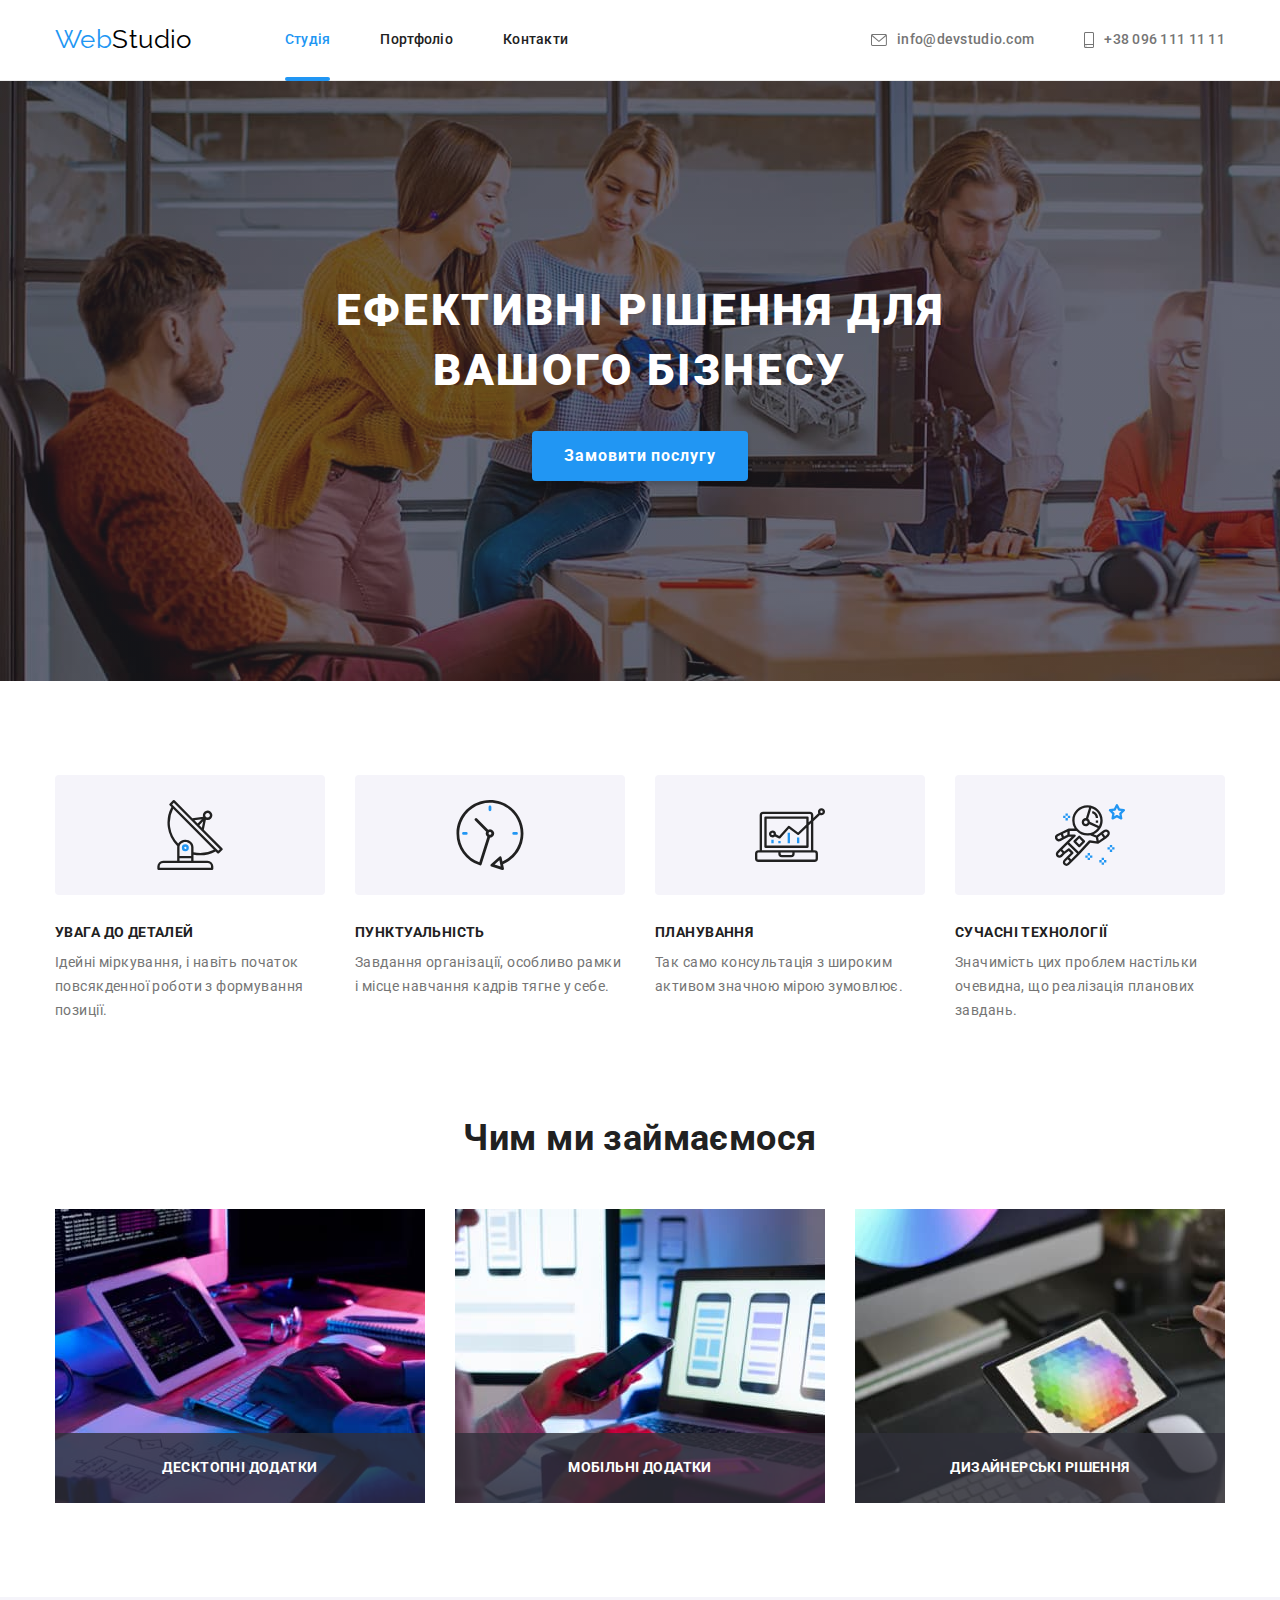
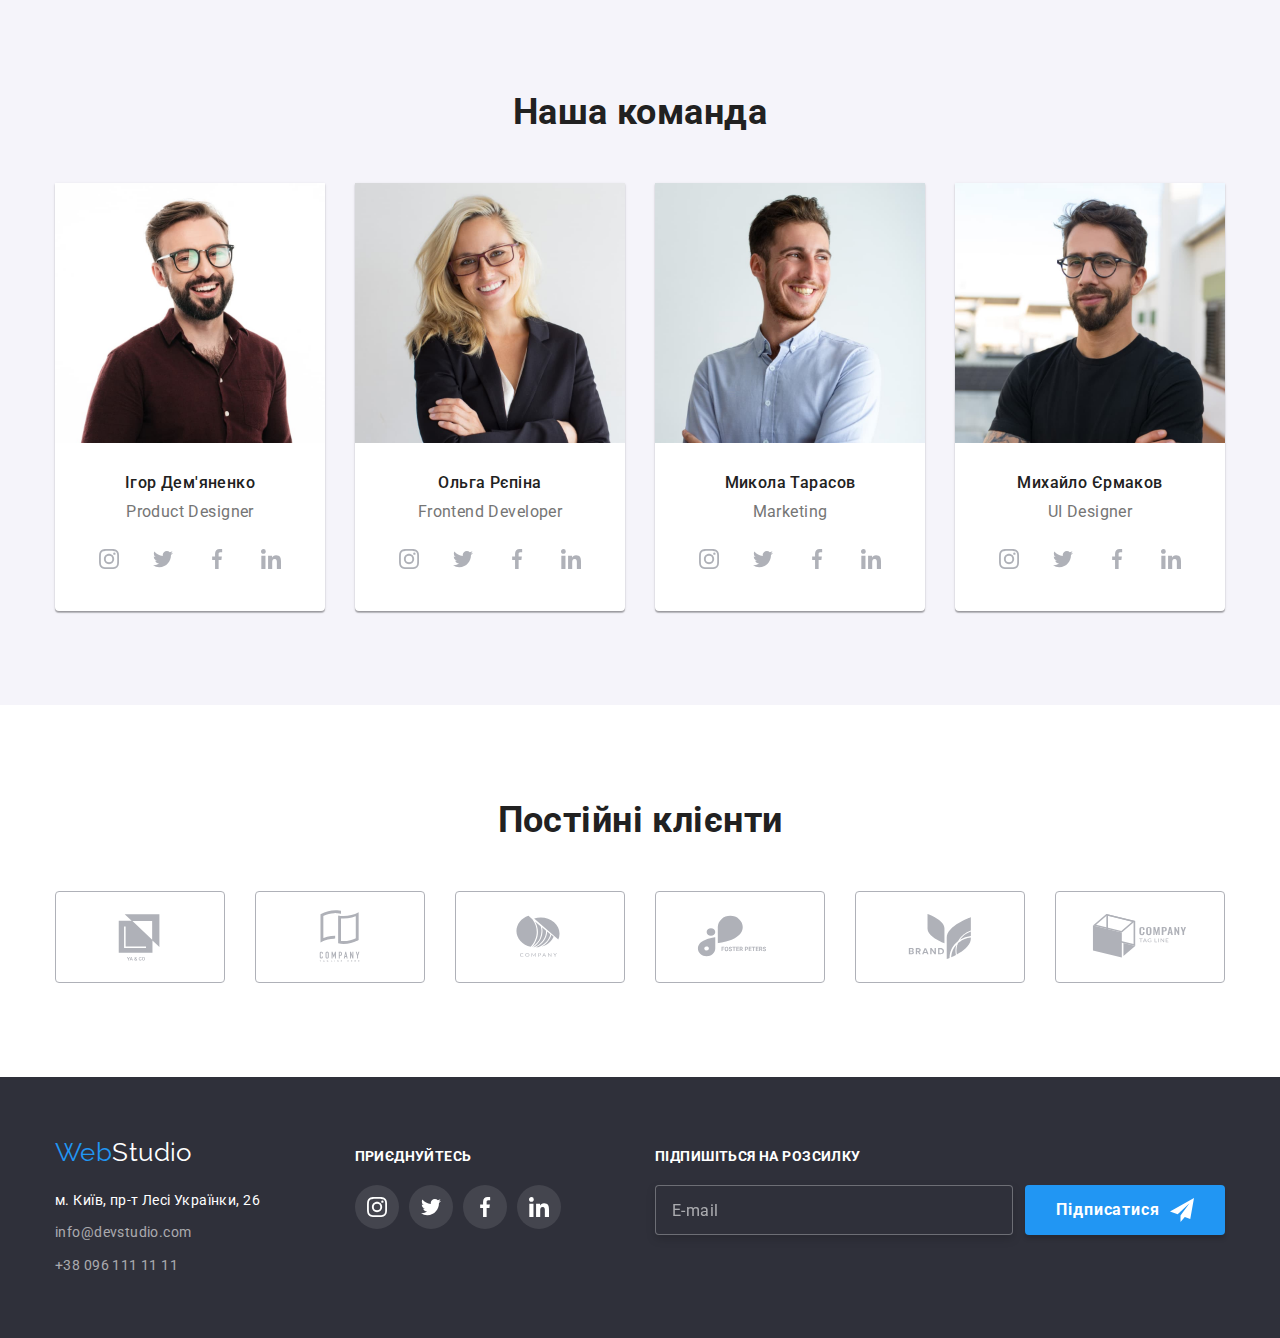
<file: index.html>
<!DOCTYPE html>
<html lang="uk">
  <head>
    <meta charset="UTF-8" />
    <meta http-equiv="X-UA-Compatible" content="IE=edge" />
    <meta name="viewport" content="width=device-width, initial-scale=1.0" />
    <title>Студія</title>
    <link rel="preconnect" href="https://fonts.googleapis.com" />
    <link rel="preconnect" href="https://fonts.gstatic.com" crossorigin />
    <link
      href="https://fonts.googleapis.com/css2?family=Raleway:wght@700&family=Roboto:wght@400;500;700;900&display=swap"
      rel="stylesheet"
    />
    <link
      rel="stylesheet"
      href="https://cdnjs.cloudflare.com/ajax/libs/modern-normalize/1.1.0/modern-normalize.min.css"
    />
    <link rel="stylesheet" href="./css/main.min.css" />
  </head>

  <body>
    <header class="page-header">
      <div class="container">
        <a href="./index.html" class="page-logo"
          ><span class="page-logo__style">Web</span>Studio</a
        >
        <nav class="page-header__nav">
          <ul class="page-header__list">
            <li class="page-header__item">
              <a
                href="./index.html"
                class="page-header__link page-header__link--active"
                >Студія</a
              >
            </li>
            <li class="page-header__item">
              <a href="./portfolio.html" class="page-header__link">Портфоліо</a>
            </li>
            <li class="page-header__item">
              <a href="" class="page-header__link">Контакти</a>
            </li>
          </ul>
        </nav>
        <ul class="page-header__list page-header__list--indentation">
          <li class="page-header__item">
            <a
              href="mailto:info@devstudio.com"
              class="page-header__link page-header__link--color"
            >
              <svg class="page-header__icon" width="16" height="12">
                <use href="./images/icons.svg#icons-mail"></use>
              </svg>
              info@devstudio.com</a
            >
          </li>
          <li class="page-header__item">
            <a
              href="tel:+380961111111"
              class="page-header__link page-header__link--color"
            >
              <svg class="page-header__icon" width="10" height="16">
                <use href="./images/icons.svg#icons-phone"></use>
              </svg>
              +38 096 111 11 11</a
            >
          </li>
        </ul>
      </div>
    </header>
    <main class="main">
      <section class="hero">
        <div class="container">
          <h1 class="hero__title">Ефективні рішення для вашого бізнесу</h1>
          <button type="button" class="main-button" data-modal-open>
            Замовити послугу
          </button>
        </div>
      </section>
      <section class="section advantage">
        <div class="container">
          <h2 class="section-title section-title--hidden">Наші переваги</h2>
          <ul class="advantage__list">
            <li class="advantage__item">
              <div class="advantage__icons">
                <svg width="70" height="70">
                  <use href="./images/icons.svg#icons-antenna"></use>
                </svg>
              </div>
              <h3 class="advantage__title">УВАГА ДО ДЕТАЛЕЙ</h3>
              <p class="advantage__text">
                Ідейні міркування, і навіть початок повсякденної роботи з
                формування позиції.
              </p>
            </li>
            <li class="advantage__item">
              <div class="advantage__icons">
                <svg width="70" height="70">
                  <use href="./images/icons.svg#icons-clock"></use>
                </svg>
              </div>
              <h3 class="advantage__title">ПУНКТУАЛЬНІСТЬ</h3>
              <p class="advantage__text">
                Завдання організації, особливо рамки і місце навчання кадрів
                тягне у себе.
              </p>
            </li>
            <li class="advantage__item">
              <div class="advantage__icons">
                <svg width="70" height="70">
                  <use href="./images/icons.svg#icons-diagram"></use>
                </svg>
              </div>
              <h3 class="advantage__title">ПЛАНУВАННЯ</h3>
              <p class="advantage__text">
                Так само консультація з широким активом значною мірою зумовлює.
              </p>
            </li>
            <li class="advantage__item">
              <div class="advantage__icons">
                <svg width="70" height="70">
                  <use href="./images/icons.svg#icons-astronaut"></use>
                </svg>
              </div>
              <h3 class="advantage__title">СУЧАСНІ ТЕХНОЛОГІЇ</h3>
              <p class="advantage__text">
                Значимість цих проблем настільки очевидна, що реалізація
                планових завдань.
              </p>
            </li>
          </ul>
        </div>
      </section>
      <section class="section job">
        <div class="container">
          <h2 class="section-title">Чим ми займаємося</h2>
          <ul class="job__list">
            <li class="job__item">
              <div class="job__wrapper">
                <img
                  src="./images/wedo1.jpg"
                  alt="Зображено процес програмування"
                  width="370"
                  height="294"
                  class="job__image"
                />
                <p class="job__text">Десктопні додатки</p>
              </div>
            </li>
            <li class="job__item">
              <div class="job__wrapper">
                <img
                  src="./images/wedo2.jpg"
                  alt="Зображено процес створення стилізації"
                  width="370"
                  height="294"
                  class="job__image"
                />
                <p class="job__text">Мобільні додатки</p>
              </div>
            </li>
            <li class="job__item">
              <div class="job__wrapper">
                <img
                  src="./images/wedo3.jpg"
                  alt="Зображено процес дизайну"
                  width="370"
                  height="294"
                  class="job__image"
                />
                <p class="job__text">Дизайнерські рішення</p>
              </div>
            </li>
          </ul>
        </div>
      </section>
      <section class="section team">
        <div class="container">
          <h2 class="section-title">Наша команда</h2>
          <ul class="team__list">
            <li class="team__item">
              <img
                src="./images/igor.jpg"
                alt="Фото члена команди студії Ігоря"
                width="270"
                height="260"
                class="team__image"
              />
              <div class="team__member">
                <h3 class="team__title">Ігор Дем'яненко</h3>
                <p class="team__text">Product Designer</p>
                <ul class="social-networks">
                  <li class="social-networks__item">
                    <a
                      href="https://instagram.com"
                      target="_blank"
                      rel="noopener noreferrer nofollow"
                      aria-label="Іконка інстаграм"
                      class="social-networks__link"
                    >
                      <svg
                        width="20"
                        height="20"
                        class="social-networks__icons"
                      >
                        <use href="./images/icons.svg#icons-instagram"></use>
                      </svg>
                    </a>
                  </li>
                  <li class="social-networks__item">
                    <a
                      href="https://twitter.com"
                      target="_blank"
                      rel="noopener noreferrer nofollow"
                      aria-label="Іконка твітер"
                      class="social-networks__link"
                    >
                      <svg
                        width="20"
                        height="20"
                        class="social-networks__icons"
                      >
                        <use href="./images/icons.svg#icons-twitter"></use>
                      </svg>
                    </a>
                  </li>
                  <li class="social-networks__item">
                    <a
                      href="https://facebook.com"
                      target="_blank"
                      rel="noopener noreferrer nofollow"
                      aria-label="Іконка фейсбук"
                      class="social-networks__link"
                    >
                      <svg
                        width="20"
                        height="20"
                        class="social-networks__icons"
                      >
                        <use href="./images/icons.svg#icons-facebook"></use>
                      </svg>
                    </a>
                  </li>
                  <li class="social-networks__item">
                    <a
                      href="https://ua.linkedin.com"
                      target="_blank"
                      rel="noopener noreferrer nofollow"
                      aria-label="Іконка лінкедін"
                      class="social-networks__link"
                    >
                      <svg
                        width="20"
                        height="20"
                        class="social-networks__icons"
                      >
                        <use href="./images/icons.svg#icons-linkedin"></use>
                      </svg>
                    </a>
                  </li>
                </ul>
              </div>
            </li>
            <li class="team__item">
              <img
                src="./images/olga.jpg"
                alt="Фото члена команди студії Ольги"
                width="270"
                height="260"
                class="team__image"
              />
              <div class="team__member">
                <h3 class="team__title">Ольга Рєпіна</h3>
                <p class="team__text">Frontend Developer</p>
                <ul class="social-networks">
                  <li class="social-networks__item">
                    <a
                      href="https://instagram.com"
                      target="_blank"
                      rel="noopener noreferrer nofollow"
                      aria-label="Іконка інстаграм"
                      class="social-networks__link"
                    >
                      <svg
                        width="20"
                        height="20"
                        class="social-networks__icons"
                      >
                        <use href="./images/icons.svg#icons-instagram"></use>
                      </svg>
                    </a>
                  </li>
                  <li class="social-networks__item">
                    <a
                      href="https://twitter.com"
                      target="_blank"
                      rel="noopener noreferrer nofollow"
                      aria-label="Іконка твітер"
                      class="social-networks__link"
                    >
                      <svg
                        width="20"
                        height="20"
                        class="social-networks__icons"
                      >
                        <use href="./images/icons.svg#icons-twitter"></use>
                      </svg>
                    </a>
                  </li>
                  <li class="social-networks__item">
                    <a
                      href="https://facebook.com"
                      target="_blank"
                      rel="noopener noreferrer nofollow"
                      aria-label="Іконка фейсбук"
                      class="social-networks__link"
                    >
                      <svg
                        width="20"
                        height="20"
                        class="social-networks__icons"
                      >
                        <use href="./images/icons.svg#icons-facebook"></use>
                      </svg>
                    </a>
                  </li>
                  <li class="social-networks__item">
                    <a
                      href="https://ua.linkedin.com"
                      target="_blank"
                      rel="noopener noreferrer nofollow"
                      aria-label="Іконка лінкедін"
                      class="social-networks__link"
                    >
                      <svg
                        width="20"
                        height="20"
                        class="social-networks__icons"
                      >
                        <use href="./images/icons.svg#icons-linkedin"></use>
                      </svg>
                    </a>
                  </li>
                </ul>
              </div>
            </li>
            <li class="team__item">
              <img
                src="./images/mukola.jpg"
                alt="Фото члена команди студії Миколи"
                width="270"
                height="260"
                class="team__image"
              />
              <div class="team__member">
                <h3 class="team__title">Микола Тарасов</h3>
                <p class="team__text">Marketing</p>
                <ul class="social-networks">
                  <li class="social-networks__item">
                    <a
                      href="https://instagram.com"
                      target="_blank"
                      rel="noopener noreferrer nofollow"
                      aria-label="Іконка інстаграм"
                      class="social-networks__link"
                    >
                      <svg
                        width="20"
                        height="20"
                        class="social-networks__icons"
                      >
                        <use href="./images/icons.svg#icons-instagram"></use>
                      </svg>
                    </a>
                  </li>
                  <li class="social-networks__item">
                    <a
                      href="https://twitter.com"
                      target="_blank"
                      rel="noopener noreferrer nofollow"
                      aria-label="Іконка твітер"
                      class="social-networks__link"
                    >
                      <svg
                        width="20"
                        height="20"
                        class="social-networks__icons"
                      >
                        <use href="./images/icons.svg#icons-twitter"></use>
                      </svg>
                    </a>
                  </li>
                  <li class="social-networks__item">
                    <a
                      href="https://facebook.com"
                      target="_blank"
                      rel="noopener noreferrer nofollow"
                      aria-label="Іконка фейсбук"
                      class="social-networks__link"
                    >
                      <svg
                        width="20"
                        height="20"
                        class="social-networks__icons"
                      >
                        <use href="./images/icons.svg#icons-facebook"></use>
                      </svg>
                    </a>
                  </li>
                  <li class="social-networks__item">
                    <a
                      href="https://ua.linkedin.com"
                      target="_blank"
                      rel="noopener noreferrer nofollow"
                      aria-label="Іконка лінкедін"
                      class="social-networks__link"
                    >
                      <svg
                        width="20"
                        height="20"
                        class="social-networks__icons"
                      >
                        <use href="./images/icons.svg#icons-linkedin"></use>
                      </svg>
                    </a>
                  </li>
                </ul>
              </div>
            </li>
            <li class="team__item">
              <img
                src="./images/mukhailo.jpg"
                alt="Фото члена команди студії Михайла"
                width="270"
                height="260"
                class="team__image"
              />
              <div class="team__member">
                <h3 class="team__title">Михайло Єрмаков</h3>
                <p class="team__text">UI Designer</p>
                <ul class="social-networks">
                  <li class="social-networks__item">
                    <a
                      href="https://instagram.com"
                      target="_blank"
                      rel="noopener noreferrer nofollow"
                      aria-label="Іконка інстаграм"
                      class="social-networks__link"
                    >
                      <svg
                        width="20"
                        height="20"
                        class="social-networks__icons"
                      >
                        <use href="./images/icons.svg#icons-instagram"></use>
                      </svg>
                    </a>
                  </li>
                  <li class="social-networks__item">
                    <a
                      href="https://twitter.com"
                      target="_blank"
                      rel="noopener noreferrer nofollow"
                      aria-label="Іконка твітер"
                      class="social-networks__link"
                    >
                      <svg
                        width="20"
                        height="20"
                        class="social-networks__icons"
                      >
                        <use href="./images/icons.svg#icons-twitter"></use>
                      </svg>
                    </a>
                  </li>
                  <li class="social-networks__item">
                    <a
                      href="https://facebook.com"
                      target="_blank"
                      rel="noopener noreferrer nofollow"
                      aria-label="Іконка фейсбук"
                      class="social-networks__link"
                    >
                      <svg
                        width="20"
                        height="20"
                        class="social-networks__icons"
                      >
                        <use href="./images/icons.svg#icons-facebook"></use>
                      </svg>
                    </a>
                  </li>
                  <li class="social-networks__item">
                    <a
                      href="https://ua.linkedin.com"
                      target="_blank"
                      rel="noopener noreferrer nofollow"
                      aria-label="Іконка лінкедін"
                      class="social-networks__link"
                    >
                      <svg
                        width="20"
                        height="20"
                        class="social-networks__icons"
                      >
                        <use href="./images/icons.svg#icons-linkedin"></use>
                      </svg>
                    </a>
                  </li>
                </ul>
              </div>
            </li>
          </ul>
        </div>
      </section>
      <section class="section clients">
        <div class="container">
          <h2 class="section-title">Постійні клієнти</h2>
          <ul class="clients__list">
            <li class="clients__item">
              <a
                href=""
                target="_blank"
                rel="noopener noreferrer nofollow"
                aria-label="Логотип першої компанії клієнта"
                class="clients__link"
              >
                <svg width="106" height="60" class="clients__icons">
                  <use href="./images/icons.svg#icons-Logo1"></use>
                </svg>
              </a>
            </li>
            <li class="clients__item">
              <a
                href=""
                target="_blank"
                rel="noopener noreferrer nofollow"
                aria-label="Логотип другої компанії клієнта"
                class="clients__link"
              >
                <svg width="106" height="60" class="clients__icons">
                  <use href="./images/icons.svg#icons-Logo2"></use>
                </svg>
              </a>
            </li>
            <li class="clients__item">
              <a
                href=""
                target="_blank"
                rel="noopener noreferrer nofollow"
                aria-label="Логотип третьої компанії клієнта"
                class="clients__link"
              >
                <svg width="106" height="60" class="clients__icons">
                  <use href="./images/icons.svg#icons-Logo3"></use>
                </svg>
              </a>
            </li>
            <li class="clients__item">
              <a
                href=""
                target="_blank"
                rel="noopener noreferrer nofollow"
                aria-label="Логотип четвертої компанії клієнта"
                class="clients__link"
              >
                <svg width="106" height="60" class="clients__icons">
                  <use href="./images/icons.svg#icons-Logo4"></use>
                </svg>
              </a>
            </li>
            <li class="clients__item">
              <a
                href=""
                target="_blank"
                rel="noopener noreferrer nofollow"
                aria-label="Логотип п’ятої компанії клієнта"
                class="clients__link"
              >
                <svg width="106" height="60" class="clients__icons">
                  <use href="./images/icons.svg#icons-Logo5"></use>
                </svg>
              </a>
            </li>
            <li class="clients__item">
              <a
                href=""
                target="_blank"
                rel="noopener noreferrer nofollow"
                aria-label="Логотип шостої компанії клієнта"
                class="clients__link"
              >
                <svg width="106" height="60" class="clients__icons">
                  <use href="./images/icons.svg#icons-Logo6"></use>
                </svg>
              </a>
            </li>
          </ul>
        </div>
      </section>
    </main>
    <footer class="page-footer">
      <div class="container">
        <div class="footer-flex">
          <div class="page-footer__wrapper">
            <a href="./index.html" class="page-logo page-logo--footer"
              ><span class="page-logo__style">Web</span
              ><span class="page-logo__style page-logo__style--color"
                >Studio</span
              ></a
            >
            <address class="address-footer">
              <ul class="address-footer__list">
                <li class="address-footer__item">
                  <a
                    href=""
                    target="_blank"
                    rel="noopener noreferrer nofollow"
                    class="address-footer__link address-footer__link--color"
                    >м. Київ, пр-т Лесі Українки, 26</a
                  >
                </li>
                <li class="address-footer__item">
                  <a
                    href="mailto:info@devstudio.com"
                    class="address-footer__link"
                    >info@devstudio.com</a
                  >
                </li>
                <li class="address-footer__item">
                  <a href="tel:+380961111111" class="address-footer__link"
                    >+38 096 111 11 11</a
                  >
                </li>
              </ul>
            </address>
          </div>
          <div class="page-footer__wrapper">
            <b class="page-footer__text">Приєднуйтесь</b>
            <ul class="social-networks">
              <li class="social-networks__item">
                <a
                  href="https://instagram.com"
                  target="_blank"
                  rel="noopener noreferrer nofollow"
                  aria-label="Іконка інстаграм"
                  class="social-networks__link social-networks__link--color"
                >
                  <svg width="20" height="20" class="social-networks__icons">
                    <use href="./images/icons.svg#icons-instagram"></use>
                  </svg>
                </a>
              </li>
              <li class="social-networks__item">
                <a
                  href="https://twitter.com"
                  target="_blank"
                  rel="noopener noreferrer nofollow"
                  aria-label="Іконка твітер"
                  class="social-networks__link social-networks__link--color"
                >
                  <svg width="20" height="20" class="social-networks__icons">
                    <use href="./images/icons.svg#icons-twitter"></use>
                  </svg>
                </a>
              </li>
              <li class="social-networks__item">
                <a
                  href="https://facebook.com"
                  target="_blank"
                  rel="noopener noreferrer nofollow"
                  aria-label="Іконка фейсбук"
                  class="social-networks__link social-networks__link--color"
                >
                  <svg width="20" height="20" class="social-networks__icons">
                    <use href="./images/icons.svg#icons-facebook"></use>
                  </svg>
                </a>
              </li>
              <li class="social-networks__item">
                <a
                  href="https://ua.linkedin.com"
                  target="_blank"
                  rel="noopener noreferrer nofollow"
                  aria-label="Іконка лінкедін"
                  class="social-networks__link social-networks__link--color"
                >
                  <svg width="20" height="20" class="social-networks__icons">
                    <use href="./images/icons.svg#icons-linkedin"></use>
                  </svg>
                </a>
              </li>
            </ul>
          </div>
          <form class="page-footer__form">
            <label class="page-footer__lable">
              <span class="page-footer__text page-footer__text--weight"
                >Підпишіться на розсилку</span
              >
              <input
                class="page-footer__input"
                type="email"
                name="email"
                placeholder="E-mail"
              />
            </label>
            <button
              class="main-button main-button--smaller page-footer__button"
              type="submit"
            >
              Підписатися
              <svg class="page-footer__icon" width="24" height="24">
                <use href="./images/icons.svg#icons-footer-send"></use>
              </svg>
            </button>
          </form>
        </div>
      </div>
    </footer>
    <div class="backdrop is-hidden" data-modal>
      <div class="modal">
        <button class="modal__button" data-modal-close>
          <svg class="modal__close-icon" width="18" height="18">
            <use href="./images/icons.svg#icons-close"></use>
          </svg>
        </button>
        <p class="modal__title">Залиште свої дані, ми вам передзвонимо</p>
        <form class="modal__form">
          <div class="modal__group">
            <label class="modal__label">
              <input class="modal__input" type="text" name="name" />
              <span class="modal__text">Ім’я</span>
              <svg class="modal__icons" width="18" height="18">
                <use href="./images/icons.svg#icons-modal-person"></use>
              </svg>
            </label>
            <label class="modal__label">
              <input class="modal__input" type="text" name="phone" />
              <span class="modal__text">Телефон</span>
              <svg class="modal__icons" width="18" height="18">
                <use href="./images/icons.svg#icons-modal-phone"></use>
              </svg>
            </label>
            <label class="modal__label">
              <input class="modal__input" type="text" name="mail" />
              <span class="modal__text">Пошта</span>
              <svg class="modal__icons" width="18" height="18">
                <use href="./images/icons.svg#icons-modal-email"></use>
              </svg>
            </label>
            <label class="modal__label">
              <textarea
                class="modal__textarea"
                name="comment"
                rows="8"
                placeholder="Введіть текст"
              ></textarea>
              <span class="modal__text">Коментар</span>
            </label>
          </div>
          <label class="modal__label-checkbox">
            <input
              class="modal__input-checkbox"
              type="checkbox"
              name="checkbox"
            />
            <svg class="modal__icon-checkbox" width="16" height="15">
              <use
                class="modal__icon-unchecked"
                href="./images/icons.svg#icons-check"
              ></use>
              <use
                class="modal__icon-checked"
                href="./images/icons.svg#icons-check-active"
              ></use>
            </svg>

            <span class="modal__text-checkbox"
              >Погоджуюся з розсилкою та приймаю
              <a
                href=""
                target="_blank"
                rel="noopener noreferrer nofollow"
                class="modal__link-checkbox"
                >Умови договору</a
              ></span
            >
          </label>
          <button type="submit" class="main-button main-button--smaller">
            Відправити
          </button>
        </form>
      </div>
    </div>
    <script src="./js/modal.js"></script>
  </body>
</html>
</file>
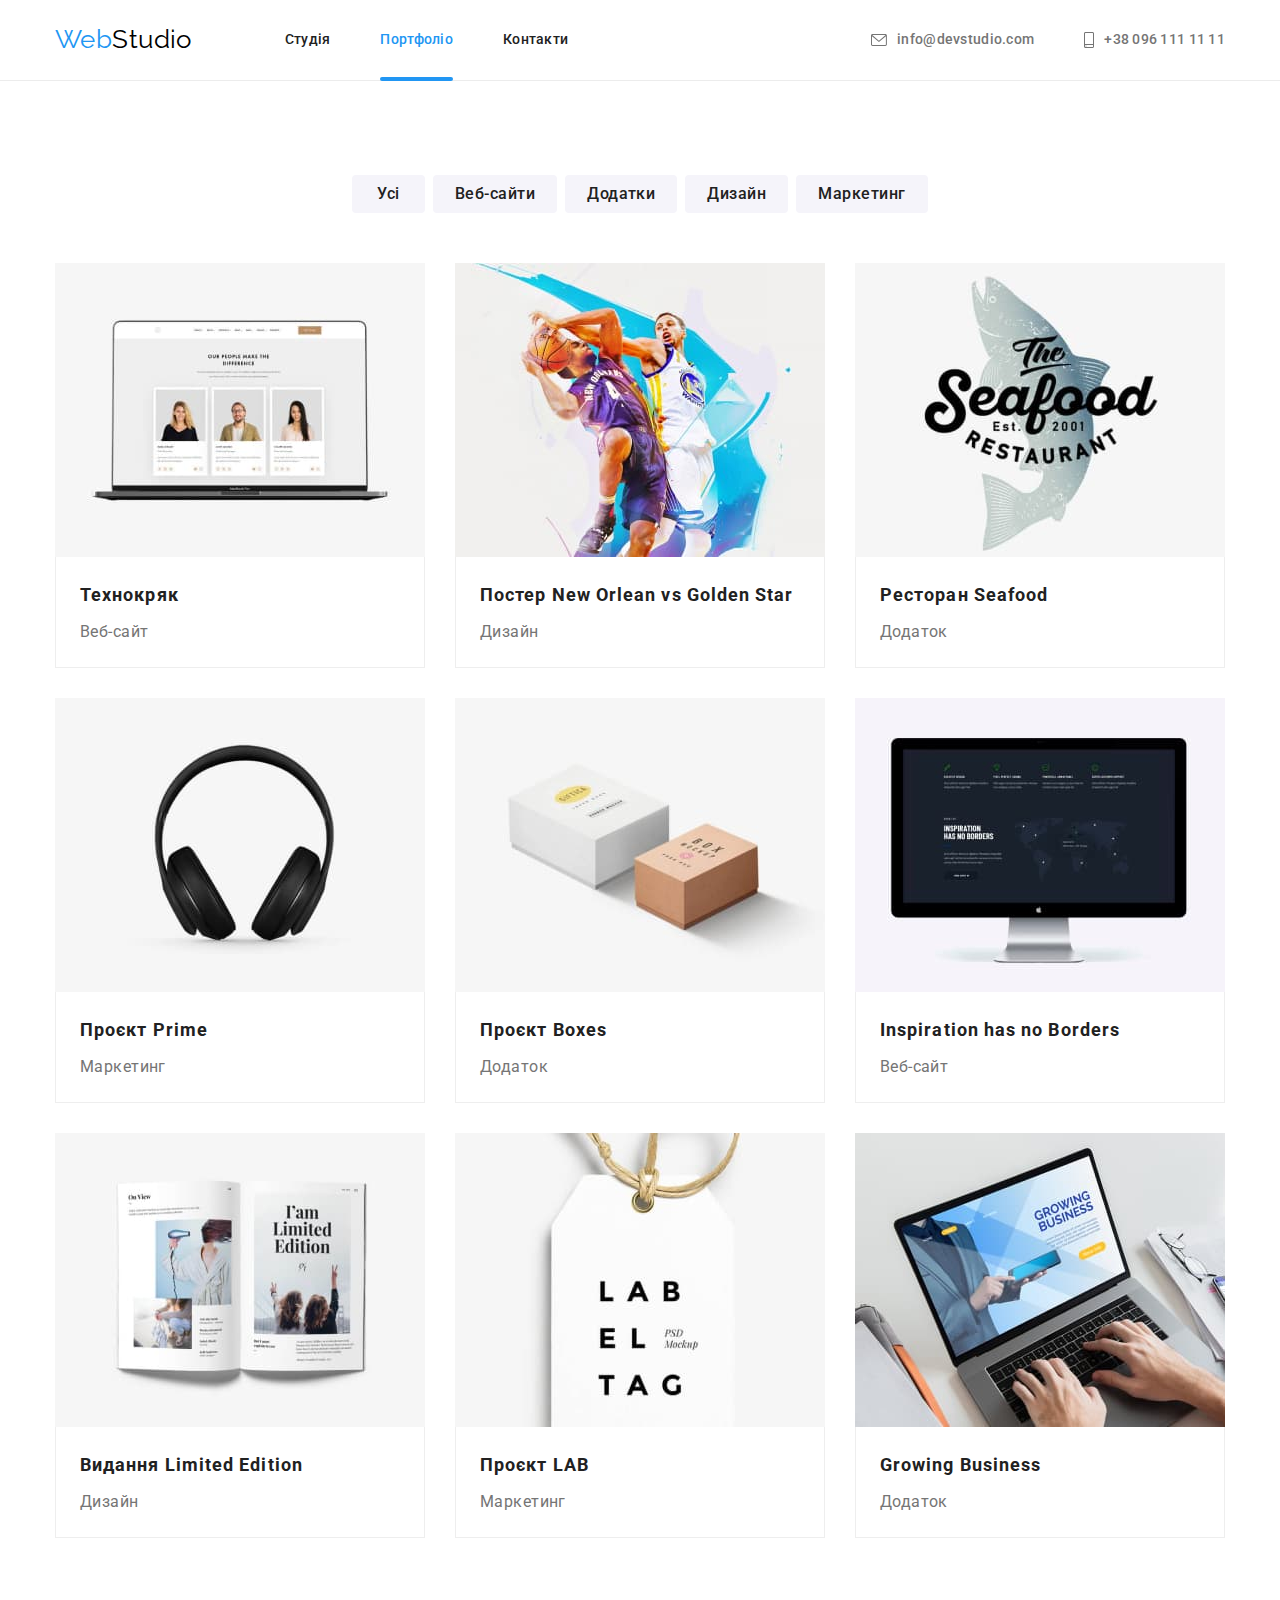
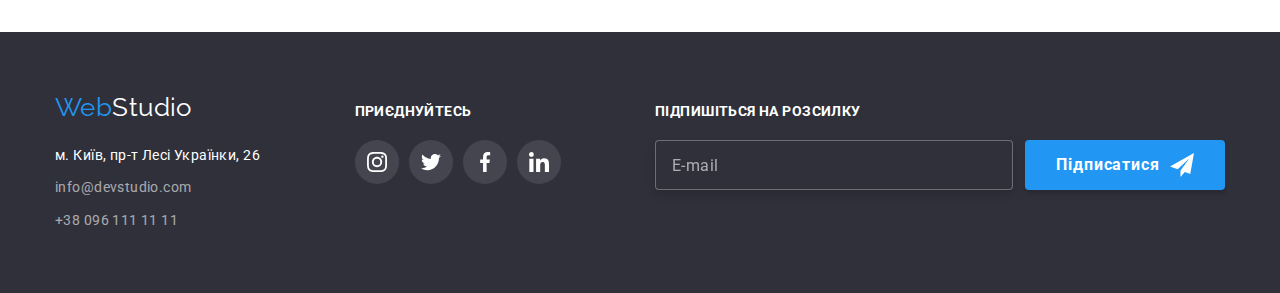
<file: portfolio.html>
<!DOCTYPE html>
<html lang="uk">
  <head>
    <meta charset="UTF-8" />
    <meta http-equiv="X-UA-Compatible" content="IE=edge" />
    <meta name="viewport" content="width=device-width, initial-scale=1.0" />
    <title>Студія | Портфоліо</title>
    <link rel="preconnect" href="https://fonts.googleapis.com" />
    <link rel="preconnect" href="https://fonts.gstatic.com" crossorigin />
    <link
      href="https://fonts.googleapis.com/css2?family=Raleway:wght@700&family=Roboto:wght@400;500;700;900&display=swap"
      rel="stylesheet"
    />
    <link
      rel="stylesheet"
      href="https://cdnjs.cloudflare.com/ajax/libs/modern-normalize/1.1.0/modern-normalize.min.css"
    />
    <link rel="stylesheet" href="./css/main.min.css" />
  </head>

  <body>
    <header class="page-header">
      <div class="container">
        <a href="./index.html" class="page-logo"
          ><span class="page-logo__style">Web</span>Studio</a
        >
        <nav class="page-header__nav">
          <ul class="page-header__list">
            <li class="page-header__item">
              <a href="./index.html" class="page-header__link">Студія</a>
            </li>
            <li class="page-header__item">
              <a
                href="./portfolio.html"
                class="page-header__link page-header__link--active"
                >Портфоліо</a
              >
            </li>
            <li class="page-header__item">
              <a href="" class="page-header__link">Контакти</a>
            </li>
          </ul>
        </nav>
        <ul class="page-header__list page-header__list--indentation">
          <li class="page-header__item">
            <a
              href="mailto:info@devstudio.com"
              class="page-header__link page-header__link--color"
            >
              <svg class="page-header__icon" width="16" height="12">
                <use href="./images/icons.svg#icons-mail"></use>
              </svg>
              info@devstudio.com</a
            >
          </li>
          <li class="page-header__item">
            <a
              href="tel:+380961111111"
              class="page-header__link page-header__link--color"
            >
              <svg class="page-header__icon" width="10" height="16">
                <use href="./images/icons.svg#icons-phone"></use>
              </svg>
              +38 096 111 11 11</a
            >
          </li>
        </ul>
      </div>
    </header>
    <main class="portfolio">
      <section class="section">
        <div class="container">
          <h1 class="section-title section-title--hidden">Портфоліо студії</h1>
          <ul class="portfolio__list">
            <li class="portfolio__item-button">
              <button
                type="button"
                class="portfolio__button portfolio__button--first"
              >
                Усі
              </button>
            </li>
            <li class="portfolio__item-button">
              <button type="button" class="portfolio__button">Веб-сайти</button>
            </li>
            <li class="portfolio__item-button">
              <button type="button" class="portfolio__button">Додатки</button>
            </li>
            <li class="portfolio__item-button">
              <button type="button" class="portfolio__button">Дизайн</button>
            </li>
            <li class="portfolio__item-button">
              <button type="button" class="portfolio__button">Маркетинг</button>
            </li>
          </ul>
          <ul class="portfolio__list portfolio__card-list">
            <li class="portfolio__card-item">
              <a href="" class="portfolio__card-link">
                <div class="portfolio__wrapper">
                  <img
                    src="./images/project1.jpg"
                    alt="Ноутбук із веб-сайтом Технокряк"
                    width="370"
                    height="294"
                    class="portfolio__image"
                  />
                  <div class="portfolio__overlay">
                    <p class="portfolio__overlay-description">
                      Ресурс пропонує комплексні пропозиції з різним рівнем
                      функціоналу та сервісів. Все це дозволить відвідувачу
                      отримати вичерпні відомості про компанію чи приватну
                      особу.
                    </p>
                  </div>
                </div>
                <div class="portfolio__card-description">
                  <h2 class="portfolio__card-title">Технокряк</h2>
                  <p class="portfolio__card-text">Веб-сайт</p>
                </div>
              </a>
            </li>
            <li class="portfolio__card-item">
              <a href="" class="portfolio__card-link">
                <div class="portfolio__wrapper">
                  <img
                    src="./images/project2.jpg"
                    alt="Дизайн постеру New Orlean vs Golden Star"
                    width="370"
                    height="294"
                    class="portfolio__image"
                  />
                  <div class="portfolio__overlay">
                    <p class="portfolio__overlay-description">
                      Lorem ipsum dolor sit amet, consectetur adipisicing elit.
                      Doloremque quaerat deleniti delectus tempora ratione, quos
                      blanditiis quia veritatis officiis placeat. Quis numquam
                      natus quaerat enim!
                    </p>
                  </div>
                </div>
                <div class="portfolio__card-description">
                  <h2 class="portfolio__card-title">
                    Постер New Orlean vs Golden Star
                  </h2>
                  <p class="portfolio__card-text">Дизайн</p>
                </div>
              </a>
            </li>
            <li class="portfolio__card-item">
              <a href="" class="portfolio__card-link">
                <div class="portfolio__wrapper">
                  <img
                    src="./images/project3.jpg"
                    alt="Логотип ресторану Seafood"
                    width="370"
                    height="294"
                    class="portfolio__image"
                  />
                  <div class="portfolio__overlay">
                    <p class="portfolio__overlay-description">
                      Lorem ipsum dolor sit amet, consectetur adipisicing elit.
                      Doloremque quaerat deleniti delectus tempora ratione, quos
                      blanditiis quia veritatis officiis placeat. Quis numquam
                      natus quaerat enim!
                    </p>
                  </div>
                </div>
                <div class="portfolio__card-description">
                  <h2 class="portfolio__card-title">Ресторан Seafood</h2>
                  <p class="portfolio__card-text">Додаток</p>
                </div>
              </a>
            </li>
            <li class="portfolio__card-item">
              <a href="" class="portfolio__card-link">
                <div class="portfolio__wrapper">
                  <img
                    src="./images/project4.jpg"
                    alt="Навушники"
                    width="370"
                    height="294"
                    class="portfolio__image"
                  />
                  <div class="portfolio__overlay">
                    <p class="portfolio__overlay-description">
                      Lorem ipsum dolor sit amet, consectetur adipisicing elit.
                      Doloremque quaerat deleniti delectus tempora ratione, quos
                      blanditiis quia veritatis officiis placeat. Quis numquam
                      natus quaerat enim!
                    </p>
                  </div>
                </div>
                <div class="portfolio__card-description">
                  <h2 class="portfolio__card-title">Проєкт Prime</h2>
                  <p class="portfolio__card-text">Маркетинг</p>
                </div>
              </a>
            </li>
            <li class="portfolio__card-item">
              <a href="" class="portfolio__card-link">
                <div class="portfolio__wrapper">
                  <img
                    src="./images/project5.jpg"
                    alt="Дві коробки"
                    width="370"
                    height="294"
                    class="portfolio__image"
                  />
                  <div class="portfolio__overlay">
                    <p class="portfolio__overlay-description">
                      Lorem ipsum dolor sit amet, consectetur adipisicing elit.
                      Doloremque quaerat deleniti delectus tempora ratione, quos
                      blanditiis quia veritatis officiis placeat. Quis numquam
                      natus quaerat enim!
                    </p>
                  </div>
                </div>
                <div class="portfolio__card-description">
                  <h2 class="portfolio__card-title">Проєкт Boxes</h2>
                  <p class="portfolio__card-text">Додаток</p>
                </div>
              </a>
            </li>
            <li class="portfolio__card-item">
              <a href="" class="portfolio__card-link">
                <div class="portfolio__wrapper">
                  <img
                    src="./images/project6.jpg"
                    alt="Монітор із веб-сайтом Inspiration has no Borders"
                    width="370"
                    height="294"
                    class="portfolio__image"
                  />
                  <div class="portfolio__overlay">
                    <p class="portfolio__overlay-description">
                      Lorem ipsum dolor sit amet, consectetur adipisicing elit.
                      Doloremque quaerat deleniti delectus tempora ratione, quos
                      blanditiis quia veritatis officiis placeat. Quis numquam
                      natus quaerat enim!
                    </p>
                  </div>
                </div>
                <div class="portfolio__card-description">
                  <h2 class="portfolio__card-title">
                    Inspiration has no Borders
                  </h2>
                  <p class="portfolio__card-text">Веб-сайт</p>
                </div>
              </a>
            </li>
            <li class="portfolio__card-item">
              <a href="" class="portfolio__card-link">
                <div class="portfolio__wrapper">
                  <img
                    src="./images/project7.jpg"
                    alt="Відкритий журнал із розробленим дизайном"
                    width="370"
                    height="294"
                    class="portfolio__image"
                  />
                  <div class="portfolio__overlay">
                    <p class="portfolio__overlay-description">
                      Lorem ipsum dolor sit amet, consectetur adipisicing elit.
                      Doloremque quaerat deleniti delectus tempora ratione, quos
                      blanditiis quia veritatis officiis placeat. Quis numquam
                      natus quaerat enim!
                    </p>
                  </div>
                </div>
                <div class="portfolio__card-description">
                  <h2 class="portfolio__card-title">Видання Limited Edition</h2>
                  <p class="portfolio__card-text">Дизайн</p>
                </div>
              </a>
            </li>
            <li class="portfolio__card-item">
              <a href="" class="portfolio__card-link">
                <div class="portfolio__wrapper">
                  <img
                    src="./images/project8.jpg"
                    alt="Логотип проєкта LAB"
                    width="370"
                    height="294"
                    class="portfolio__image"
                  />
                  <div class="portfolio__overlay">
                    <p class="portfolio__overlay-description">
                      Lorem ipsum dolor sit amet, consectetur adipisicing elit.
                      Doloremque quaerat deleniti delectus tempora ratione, quos
                      blanditiis quia veritatis officiis placeat. Quis numquam
                      natus quaerat enim!
                    </p>
                  </div>
                </div>
                <div class="portfolio__card-description">
                  <h2 class="portfolio__card-title">Проєкт LAB</h2>
                  <p class="portfolio__card-text">Маркетинг</p>
                </div>
              </a>
            </li>
            <li class="portfolio__card-item">
              <a href="" class="portfolio__card-link">
                <div class="portfolio__wrapper">
                  <img
                    src="./images/project9.jpg"
                    alt="Ноутбук із додатком Growing Business"
                    width="370"
                    height="294"
                    class="portfolio__image"
                  />
                  <div class="portfolio__overlay">
                    <p class="portfolio__overlay-description">
                      Lorem ipsum dolor sit amet, consectetur adipisicing elit.
                      Doloremque quaerat deleniti delectus tempora ratione, quos
                      blanditiis quia veritatis officiis placeat. Quis numquam
                      natus quaerat enim!
                    </p>
                  </div>
                </div>
                <div class="portfolio__card-description">
                  <h2 class="portfolio__card-title">Growing Business</h2>
                  <p class="portfolio__card-text">Додаток</p>
                </div>
              </a>
            </li>
          </ul>
        </div>
      </section>
    </main>
    <footer class="page-footer">
      <div class="container">
        <div class="footer-flex">
          <div class="page-footer__wrapper">
            <a href="./index.html" class="page-logo page-logo--footer"
              ><span class="page-logo__style">Web</span
              ><span class="page-logo__style page-logo__style--color"
                >Studio</span
              ></a
            >
            <address class="address-footer">
              <ul class="address-footer__list">
                <li class="address-footer__item">
                  <a
                    href=""
                    target="_blank"
                    rel="noopener noreferrer nofollow"
                    class="address-footer__link address-footer__link--color"
                    >м. Київ, пр-т Лесі Українки, 26</a
                  >
                </li>
                <li class="address-footer__item">
                  <a
                    href="mailto:info@devstudio.com"
                    class="address-footer__link"
                    >info@devstudio.com</a
                  >
                </li>
                <li class="address-footer__item">
                  <a href="tel:+380961111111" class="address-footer__link"
                    >+38 096 111 11 11</a
                  >
                </li>
              </ul>
            </address>
          </div>
          <div class="page-footer__wrapper">
            <b class="page-footer__text">Приєднуйтесь</b>
            <ul class="social-networks">
              <li class="social-networks__item">
                <a
                  href="https://instagram.com"
                  target="_blank"
                  rel="noopener noreferrer nofollow"
                  aria-label="Іконка інстаграм"
                  class="social-networks__link social-networks__link--color"
                >
                  <svg width="20" height="20" class="social-networks__icons">
                    <use href="./images/icons.svg#icons-instagram"></use>
                  </svg>
                </a>
              </li>
              <li class="social-networks__item">
                <a
                  href="https://twitter.com"
                  target="_blank"
                  rel="noopener noreferrer nofollow"
                  aria-label="Іконка твітер"
                  class="social-networks__link social-networks__link--color"
                >
                  <svg width="20" height="20" class="social-networks__icons">
                    <use href="./images/icons.svg#icons-twitter"></use>
                  </svg>
                </a>
              </li>
              <li class="social-networks__item">
                <a
                  href="https://facebook.com"
                  target="_blank"
                  rel="noopener noreferrer nofollow"
                  aria-label="Іконка фейсбук"
                  class="social-networks__link social-networks__link--color"
                >
                  <svg width="20" height="20" class="social-networks__icons">
                    <use href="./images/icons.svg#icons-facebook"></use>
                  </svg>
                </a>
              </li>
              <li class="social-networks__item">
                <a
                  href="https://ua.linkedin.com"
                  target="_blank"
                  rel="noopener noreferrer nofollow"
                  aria-label="Іконка лінкедін"
                  class="social-networks__link social-networks__link--color"
                >
                  <svg width="20" height="20" class="social-networks__icons">
                    <use href="./images/icons.svg#icons-linkedin"></use>
                  </svg>
                </a>
              </li>
            </ul>
          </div>
          <form class="page-footer__form">
            <label class="page-footer__lable">
              <span class="page-footer__text page-footer__text--weight"
                >Підпишіться на розсилку</span
              >
              <input
                class="page-footer__input"
                type="email"
                name="email"
                placeholder="E-mail"
              />
            </label>
            <button
              class="main-button main-button--smaller page-footer__button"
              type="submit"
            >
              Підписатися
              <svg class="page-footer__icon" width="24" height="24">
                <use href="./images/icons.svg#icons-footer-send"></use>
              </svg>
            </button>
          </form>
        </div>
      </div>
    </footer>
  </body>
</html>
</file>
<file: css/main.min.css>
:root{--main-bcg-color: #ffffff;--hero-footer-bcg: #2f303a;--team-bcg-color: #f5f4fa;--main-color: #212121;--secondary-color: #757575;--focus-color: #2196f3;--black-color: #000000;--white-color: #ffffff;--address-color: rgba(255, 255, 255, 0.6);--icons-color: #afb1b8;--overlay-portfolio: rgba(33, 150, 243, 0.9);--duration: 250ms;--timing-function: cubic-bezier(0.4, 0, 0.2, 1);--main-font: "Roboto", sans-serif;--logo-font: "Raleway",sans-serif}.section-title--hidden{position:absolute;width:1px;height:1px;margin:-1px;border:0;padding:0;white-space:nowrap;-webkit-clip-path:inset(100%);clip-path:inset(100%);clip:rect(0 0 0 0);overflow:hidden}body{background-color:var(--main-bcg-color);font-family:var(--main-font);font-size:14px;line-height:1.71;letter-spacing:.03em;color:var(--main-color)}h1,h2,h3,p{margin:0;padding:0}ul{margin:0;padding:0;list-style-type:none}.section{max-width:1600px;margin-left:auto;margin-right:auto;padding-top:94px;padding-bottom:94px}.container{width:1200px;margin-left:auto;margin-right:auto;padding-left:15px;padding-right:15px}.hero__title{margin-left:auto;margin-right:auto;margin-bottom:30px;width:696px;font-weight:900;font-size:44px;line-height:1.36;text-align:center;letter-spacing:.06em;text-transform:uppercase;color:var(--white-color)}.section-title{margin-bottom:50px;font-size:36px;line-height:1.17;text-align:center}.modal__title{margin-bottom:12px;font-weight:700;font-size:20px;line-height:1.15;text-align:center}.main-button{display:-webkit-box;display:-ms-flexbox;display:flex;-webkit-box-pack:center;-ms-flex-pack:center;justify-content:center;-webkit-box-align:center;-ms-flex-align:center;align-items:center;min-width:216px;height:50px;margin-left:auto;margin-right:auto;border:none;border-radius:4px;background-color:var(--focus-color);-webkit-box-shadow:0px 4px 4px rgba(0,0,0,.15);box-shadow:0px 4px 4px rgba(0,0,0,.15);cursor:pointer;font-family:inherit;font-weight:700;font-size:16px;line-height:1.88;letter-spacing:.06em;color:var(--white-color);-webkit-transition:background-color var(--duration) var(--timing-function);transition:background-color var(--duration) var(--timing-function)}.main-button:hover{background-color:#188ce8}.main-button:focus{background-color:#188ce8}.main-button--smaller{min-width:200px}.page-footer__button{gap:10px}.modal__button{position:absolute;top:8px;right:8px;display:-webkit-box;display:-ms-flexbox;display:flex;-webkit-box-pack:center;-ms-flex-pack:center;justify-content:center;-webkit-box-align:center;-ms-flex-align:center;align-items:center;width:30px;height:30px;background-color:var(--white-color);border:1px solid rgba(0,0,0,.1);border-radius:50%;cursor:pointer;-webkit-transition:color var(--duration) var(--timing-function);transition:color var(--duration) var(--timing-function)}.modal__button:hover{color:var(--focus-color)}.modal__button:focus{color:var(--focus-color)}.portfolio__button{display:block;margin-left:auto;margin-right:auto;padding:6px 22px;border:none;border-radius:4px;background-color:var(--team-bcg-color);cursor:pointer;font-family:inherit;font-weight:500;font-size:16px;line-height:1.62;text-align:center;letter-spacing:.03em;color:var(--main-color);-webkit-transition:background-color var(--duration) var(--timing-function),color var(--duration) var(--timing-function),-webkit-box-shadow var(--duration) var(--timing-function);transition:background-color var(--duration) var(--timing-function),color var(--duration) var(--timing-function),-webkit-box-shadow var(--duration) var(--timing-function);transition:background-color var(--duration) var(--timing-function),box-shadow var(--duration) var(--timing-function),color var(--duration) var(--timing-function);transition:background-color var(--duration) var(--timing-function),box-shadow var(--duration) var(--timing-function),color var(--duration) var(--timing-function),-webkit-box-shadow var(--duration) var(--timing-function)}.portfolio__button:hover{background-color:var(--focus-color);-webkit-box-shadow:0px 3px 1px rgba(0,0,0,.1),0px 1px 2px rgba(0,0,0,.08),0px 2px 2px rgba(0,0,0,.12);box-shadow:0px 3px 1px rgba(0,0,0,.1),0px 1px 2px rgba(0,0,0,.08),0px 2px 2px rgba(0,0,0,.12);color:var(--white-color)}.portfolio__button:focus{background-color:var(--focus-color);-webkit-box-shadow:0px 3px 1px rgba(0,0,0,.1),0px 1px 2px rgba(0,0,0,.08),0px 2px 2px rgba(0,0,0,.12);box-shadow:0px 3px 1px rgba(0,0,0,.1),0px 1px 2px rgba(0,0,0,.08),0px 2px 2px rgba(0,0,0,.12);color:var(--white-color)}.portfolio__button--first{padding:6px 25px}.page-logo{display:block;padding-top:24px;padding-bottom:25px;font-family:var(--logo-font);font-size:26px;line-height:1.2;text-decoration:none;color:var(--black-color)}.page-logo--footer{margin-bottom:20px;padding-top:0;padding-bottom:0}.page-logo__style{color:var(--focus-color)}.page-logo__style--color{color:var(--white-color)}.page-header{max-width:1600px;margin-left:auto;margin-right:auto;border-bottom:1px solid #ececec}.page-header .container{display:-webkit-box;display:-ms-flexbox;display:flex}.page-header__nav{display:-webkit-box;display:-ms-flexbox;display:flex}.page-header__list{display:-webkit-box;display:-ms-flexbox;display:flex;gap:50px;margin-left:93px}.page-header__list--indentation{margin-left:auto}.page-header__item{display:-webkit-box;display:-ms-flexbox;display:flex}.page-header__link{display:-webkit-box;display:-ms-flexbox;display:flex;-webkit-box-align:center;-ms-flex-align:center;align-items:center;padding-top:32px;padding-bottom:32px;font-weight:500;line-height:1.14;letter-spacing:.02em;text-decoration:none;color:var(--main-color);-webkit-transition:color var(--duration) var(--timing-function);transition:color var(--duration) var(--timing-function)}.page-header__link:hover,.page-header__link:focus{color:var(--focus-color)}.page-header__link--color{color:var(--secondary-color)}.page-header__link--active{position:relative;color:var(--focus-color)}.page-header__link--active::after{content:"";position:absolute;left:0;bottom:0;display:block;margin-bottom:-1px;width:100%;height:4px;border-radius:2px;background-color:var(--focus-color)}.page-header__icon{margin-right:10px;fill:currentColor}.hero{max-width:1600px;height:600px;margin-left:auto;margin-right:auto;padding-top:200px;padding-bottom:200px;background-color:var(--hero-footer-bcg);background-image:-webkit-gradient(linear, left top, left bottom, from(rgba(47, 48, 58, 0.4)), to(rgba(47, 48, 58, 0.4))),url(../images/hero.jpg);background-image:linear-gradient(rgba(47, 48, 58, 0.4), rgba(47, 48, 58, 0.4)),url(../images/hero.jpg)}.advantage{padding-bottom:0}.advantage__list{display:-webkit-box;display:-ms-flexbox;display:flex;gap:30px}.advantage__item{-ms-flex-preferred-size:calc((100% - 90px)/4);flex-basis:calc((100% - 90px)/4)}.advantage__icons{display:-webkit-box;display:-ms-flexbox;display:flex;margin-bottom:30px;height:120px;-webkit-box-pack:center;-ms-flex-pack:center;justify-content:center;-webkit-box-align:center;-ms-flex-align:center;align-items:center;background:var(--team-bcg-color);border-radius:4px}.advantage__title{margin-bottom:10px;font-size:14px;line-height:1.14;text-transform:uppercase}.advantage__text{color:var(--secondary-color)}.job__list{display:-webkit-box;display:-ms-flexbox;display:flex;gap:30px}.job__item{-ms-flex-preferred-size:calc((100% - 60px)/3);flex-basis:calc((100% - 60px)/3)}.job__image{display:block;max-width:100%}.job__wrapper{position:relative}.job__text{position:absolute;left:0;bottom:0;padding-top:27px;padding-bottom:27px;width:100%;font-weight:700;line-height:1.14;text-align:center;text-transform:uppercase;background-color:rgba(47,48,58,.8);color:var(--white-color)}.team{background-color:var(--team-bcg-color);font-size:16px;line-height:1.19;text-align:center}.team__list{display:-webkit-box;display:-ms-flexbox;display:flex;gap:30px}.team__item{-ms-flex-preferred-size:calc((100% - 90px)/4);flex-basis:calc((100% - 90px)/4);background-color:var(--main-bcg-color);-webkit-box-shadow:0px 1px 3px rgba(0,0,0,.12),0px 1px 1px rgba(0,0,0,.14),0px 2px 1px rgba(0,0,0,.2);box-shadow:0px 1px 3px rgba(0,0,0,.12),0px 1px 1px rgba(0,0,0,.14),0px 2px 1px rgba(0,0,0,.2);border-radius:0px 0px 4px 4px}.team__image{display:block;max-width:100%}.team__member{padding-top:30px;padding-bottom:30px}.team__title{margin-bottom:10px;font-weight:500;font-size:16px}.team__text{margin-bottom:16px;color:var(--secondary-color)}.social-networks{display:-webkit-box;display:-ms-flexbox;display:flex;-webkit-box-pack:center;-ms-flex-pack:center;justify-content:center;margin-left:auto;margin-right:auto;gap:10px}.social-networks__link{display:-webkit-box;display:-ms-flexbox;display:flex;-webkit-box-pack:center;-ms-flex-pack:center;justify-content:center;-webkit-box-align:center;-ms-flex-align:center;align-items:center;width:44px;height:44px;border-radius:50%;color:var(--icons-color);-webkit-transition:background-color var(--duration) var(--timing-function),color var(--duration) var(--timing-function);transition:background-color var(--duration) var(--timing-function),color var(--duration) var(--timing-function)}.social-networks__link:hover,.social-networks__link:focus{background-color:var(--focus-color);color:var(--white-color)}.social-networks__link--color{background-color:rgba(255,255,255,.1);color:var(--white-color)}.social-networks__icons{fill:currentColor}.clients__list{display:-webkit-box;display:-ms-flexbox;display:flex;gap:30px}.clients__link{display:-webkit-box;display:-ms-flexbox;display:flex;width:170px;height:92px;-webkit-box-pack:center;-ms-flex-pack:center;justify-content:center;-webkit-box-align:center;-ms-flex-align:center;align-items:center;border:1px solid #afb1b8;border-radius:4px;color:var(--icons-color);-webkit-transition:border-color var(--duration) var(--timing-function),color var(--duration) var(--timing-function);transition:border-color var(--duration) var(--timing-function),color var(--duration) var(--timing-function)}.clients__link:hover,.clients__link:focus{border-color:var(--focus-color);color:var(--focus-color)}.clients__icons{fill:currentColor}.page-footer{max-width:1600px;margin-left:auto;margin-right:auto;padding-top:60px;padding-bottom:60px;background-color:var(--hero-footer-bcg)}.footer-flex{display:-webkit-box;display:-ms-flexbox;display:flex;-webkit-box-pack:justify;-ms-flex-pack:justify;justify-content:space-between;-webkit-box-align:baseline;-ms-flex-align:baseline;align-items:baseline}.address-footer__item:not(:last-child){margin-bottom:9px}.address-footer__link{display:block;font-style:normal;text-decoration:none;color:var(--address-color);-webkit-transition:color var(--duration) var(--timing-function);transition:color var(--duration) var(--timing-function)}.address-footer__link:hover,.address-footer__link:focus{color:var(--focus-color)}.address-footer__link--color{color:var(--white-color)}.page-footer__text{display:block;margin-bottom:20px;line-height:1.14;text-transform:uppercase;color:var(--white-color)}.page-footer__text--weight{font-weight:700}.page-footer__form{display:-webkit-box;display:-ms-flexbox;display:flex;-webkit-box-align:end;-ms-flex-align:end;align-items:flex-end;gap:12px}.page-footer__input{width:358px;height:50px;padding-left:16px;font-size:16px;color:var(--address-color);background-color:var(--hero-footer-bcg);border:1px solid rgba(255,255,255,.3);-webkit-filter:drop-shadow(0px 4px 4px rgba(0, 0, 0, 0.15));filter:drop-shadow(0px 4px 4px rgba(0, 0, 0, 0.15));border-radius:4px;-webkit-transition:border-color var(--duration) var(--timing-function);transition:border-color var(--duration) var(--timing-function)}.page-footer__input::-webkit-input-placeholder{font-size:16px;line-height:1.25;letter-spacing:.03em;color:var(--address-color)}.page-footer__input::-moz-placeholder{font-size:16px;line-height:1.25;letter-spacing:.03em;color:var(--address-color)}.page-footer__input:-ms-input-placeholder{font-size:16px;line-height:1.25;letter-spacing:.03em;color:var(--address-color)}.page-footer__input::-ms-input-placeholder{font-size:16px;line-height:1.25;letter-spacing:.03em;color:var(--address-color)}.page-footer__input::placeholder{font-size:16px;line-height:1.25;letter-spacing:.03em;color:var(--address-color)}.page-footer__input:focus-within{outline:rgba(0,0,0,0);border-color:var(--focus-color)}.backdrop{position:fixed;top:0;left:0;width:100%;height:100%;background-color:rgba(0,0,0,.2);-webkit-backdrop-filter:blur(2px);backdrop-filter:blur(2px);-webkit-transition:visibility var(--duration) var(--timing-function),opacity var(--duration) var(--timing-function);transition:visibility var(--duration) var(--timing-function),opacity var(--duration) var(--timing-function)}.backdrop.is-hidden{visibility:hidden;opacity:0;pointer-events:none}.backdrop.is-hidden .modal{-webkit-transform:translate(-50%, -50%) scale(1.2);transform:translate(-50%, -50%) scale(1.2);opacity:.5}.modal{position:absolute;top:50%;left:50%;-webkit-transform:translate(-50%, -50%) scale(1);transform:translate(-50%, -50%) scale(1);width:528px;min-height:581px;padding-top:40px;padding-bottom:40px;background-color:var(--white-color);-webkit-box-shadow:0px 1px 3px rgba(0,0,0,.12),0px 1px 1px rgba(0,0,0,.14),0px 2px 1px rgba(0,0,0,.2);box-shadow:0px 1px 3px rgba(0,0,0,.12),0px 1px 1px rgba(0,0,0,.14),0px 2px 1px rgba(0,0,0,.2);border-radius:4px;-webkit-transition:opacity var(--duration) var(--timing-function),-webkit-transform var(--duration) var(--timing-function);transition:opacity var(--duration) var(--timing-function),-webkit-transform var(--duration) var(--timing-function);transition:transform var(--duration) var(--timing-function),opacity var(--duration) var(--timing-function);transition:transform var(--duration) var(--timing-function),opacity var(--duration) var(--timing-function),-webkit-transform var(--duration) var(--timing-function)}.modal__close-icon{fill:currentColor}.modal__group{margin-bottom:20px;padding-left:40px;padding-right:40px}.modal__label{position:relative;display:-webkit-box;display:-ms-flexbox;display:flex;-webkit-box-orient:vertical;-webkit-box-direction:normal;-ms-flex-direction:column;flex-direction:column}.modal__label:not(:last-child){margin-bottom:10px}.modal__text{-webkit-box-ordinal-group:0;-ms-flex-order:-1;order:-1;margin-bottom:4px;font-size:12px;line-height:1.17;letter-spacing:.01em;color:var(--secondary-color)}.modal__input,.modal__textarea{height:40px;padding-left:42px;font-size:16px;border:1px solid rgba(33,33,33,.2);border-radius:4px;-webkit-transition:border-color var(--duration) var(--timing-function);transition:border-color var(--duration) var(--timing-function)}.modal__input:focus-visible,.modal__textarea:focus-visible{outline:rgba(0,0,0,0)}.modal__label:focus-within .modal__input,.modal__label:focus-within .modal__textarea{border-color:var(--focus-color)}.modal__icons{position:absolute;top:50%;left:12px;-webkit-transition:color var(--duration) var(--timing-function);transition:color var(--duration) var(--timing-function);fill:currentColor}.modal__label:focus-within .modal__icons{color:var(--focus-color)}.modal__textarea{height:120px;padding:12px 16px;resize:none}.modal__textarea::-webkit-input-placeholder{font-size:12px;line-height:1.17;letter-spacing:.01em;color:rgba(117,117,117,.5)}.modal__textarea::-moz-placeholder{font-size:12px;line-height:1.17;letter-spacing:.01em;color:rgba(117,117,117,.5)}.modal__textarea:-ms-input-placeholder{font-size:12px;line-height:1.17;letter-spacing:.01em;color:rgba(117,117,117,.5)}.modal__textarea::-ms-input-placeholder{font-size:12px;line-height:1.17;letter-spacing:.01em;color:rgba(117,117,117,.5)}.modal__textarea::placeholder{font-size:12px;line-height:1.17;letter-spacing:.01em;color:rgba(117,117,117,.5)}.modal__label-checkbox{display:-webkit-box;display:-ms-flexbox;display:flex;-webkit-box-align:center;-ms-flex-align:center;align-items:center;margin-bottom:30px;padding-left:52px;padding-right:51px}.modal__input-checkbox{-webkit-appearance:none;-moz-appearance:none;appearance:none}.modal__input-checkbox:checked+.modal__icon-checkbox .modal__icon-checked{opacity:1}.modal__input-checkbox:checked+.modal__icon-checkbox .modal__icon-unchecked{opacity:0}.modal__icon-checkbox .modal__icon-checked{opacity:0;-webkit-transition:opacity var(--duration) var(--timing-function);transition:opacity var(--duration) var(--timing-function);cursor:pointer}.modal__icon-checkbox .modal__icon-unchecked{opacity:1;-webkit-transition:opacity var(--duration) var(--timing-function);transition:opacity var(--duration) var(--timing-function);cursor:pointer}.modal__text-checkbox{margin-left:7px;color:var(--secondary-color)}.modal__link-checkbox{color:var(--focus-color)}.portfolio__list{display:-webkit-box;display:-ms-flexbox;display:flex;-webkit-box-pack:center;-ms-flex-pack:center;justify-content:center}.portfolio__list:not(:last-child){margin-bottom:50px}.portfolio__item-button:not(:first-child){margin-left:8px}.portfolio__card-list{-ms-flex-wrap:wrap;flex-wrap:wrap;-webkit-box-pack:start;-ms-flex-pack:start;justify-content:flex-start;gap:30px}.portfolio__card-item{-ms-flex-preferred-size:calc((100% - 60px)/3);flex-basis:calc((100% - 60px)/3)}.portfolio__card-link{display:block;text-decoration:none;-webkit-transition:-webkit-box-shadow var(--duration) var(--timing-function);transition:-webkit-box-shadow var(--duration) var(--timing-function);transition:box-shadow var(--duration) var(--timing-function);transition:box-shadow var(--duration) var(--timing-function), -webkit-box-shadow var(--duration) var(--timing-function)}.portfolio__card-link:hover,.portfolio__card-link:focus{-webkit-box-shadow:0px 1px 1px rgba(0,0,0,.12),0px 4px 4px rgba(0,0,0,.06),1px 4px 6px rgba(0,0,0,.16);box-shadow:0px 1px 1px rgba(0,0,0,.12),0px 4px 4px rgba(0,0,0,.06),1px 4px 6px rgba(0,0,0,.16)}.portfolio__card-link:hover .portfolio__overlay,.portfolio__card-link:focus .portfolio__overlay{-webkit-transform:translateY(0);transform:translateY(0)}.portfolio__wrapper{position:relative;overflow:hidden}.portfolio__image{display:block;max-width:100%}.portfolio__overlay{position:absolute;top:0;left:0;-webkit-transform:translateY(100%);transform:translateY(100%);display:-webkit-box;display:-ms-flexbox;display:flex;-webkit-box-align:center;-ms-flex-align:center;align-items:center;width:100%;height:100%;background-color:var(--overlay-portfolio);-webkit-transition:-webkit-transform var(--duration) var(--timing-function);transition:-webkit-transform var(--duration) var(--timing-function);transition:transform var(--duration) var(--timing-function);transition:transform var(--duration) var(--timing-function), -webkit-transform var(--duration) var(--timing-function)}.portfolio__overlay-description{padding-left:24px;padding-right:24px;font-size:18px;line-height:1.56;color:var(--white-color)}.portfolio__card-description{padding:20px 24px;border:1px solid #eee;border-top:none}.portfolio__card-title{margin-bottom:4px;font-size:18px;line-height:2;letter-spacing:.06em;color:var(--main-color)}.portfolio__card-text{font-size:16px;line-height:1.88;color:var(--secondary-color)}/*# sourceMappingURL=main.min.css.map */
</file>
